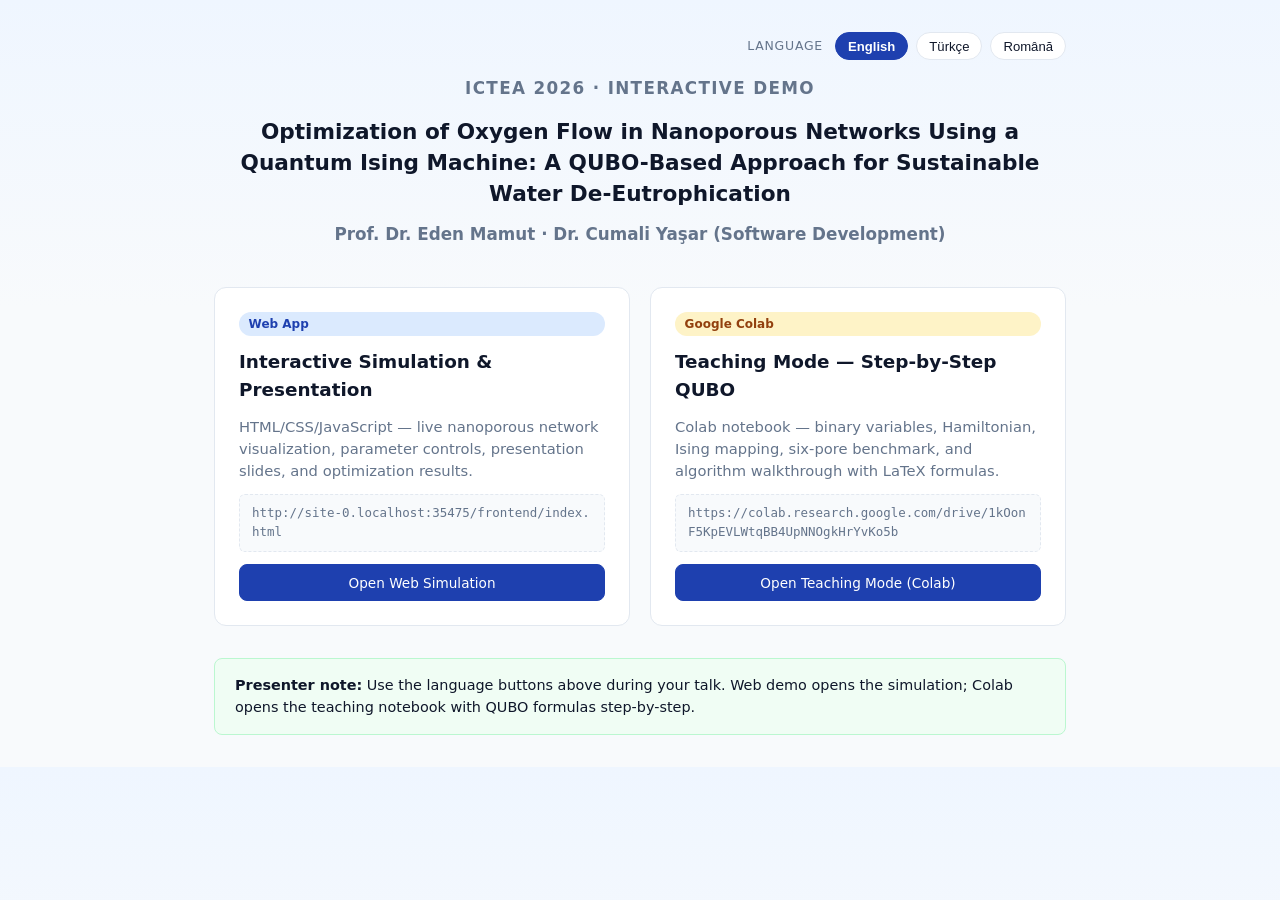
<file: index.html>
<!DOCTYPE html>
<html lang="en">
<head>
  <meta charset="UTF-8">
  <meta name="viewport" content="width=device-width, initial-scale=1.0">
  <title>Optimization of Oxygen Flow in Nanoporous Networks — ICTEA 2026 Demo</title>
  <link rel="stylesheet" href="frontend/css/style.css">
  <style>
    .hub-page { max-width: 900px; margin: 0 auto; padding: 2rem 1.5rem; }
    .hub-topbar {
      display: flex;
      justify-content: flex-end;
      align-items: center;
      gap: 0.5rem;
      margin-bottom: 1rem;
      flex-wrap: wrap;
    }
    .hub-topbar .lang-label {
      font-size: 0.78rem;
      color: var(--text-muted);
      text-transform: uppercase;
      letter-spacing: 0.06em;
      margin-right: 0.25rem;
    }
    .lang-btn {
      border: 1px solid var(--border);
      background: var(--panel-bg);
      color: var(--text);
      padding: 0.35rem 0.75rem;
      border-radius: 999px;
      font-size: 0.82rem;
      cursor: pointer;
      transition: background 0.15s, border-color 0.15s, color 0.15s;
    }
    .lang-btn:hover { background: #f1f5f9; }
    .lang-btn.active {
      background: var(--primary);
      border-color: var(--primary);
      color: #fff;
      font-weight: 600;
    }
    .hub-hero { text-align: center; margin-bottom: 2.5rem; }
    .hub-hero h1 { font-size: 1.35rem; line-height: 1.45; margin-bottom: 0.75rem; max-width: 820px; margin-left: auto; margin-right: auto; }
    .hub-hero p.subtitle:empty { display: none; }
    .hub-hero p { color: var(--text-muted); font-size: 1.05rem; }
    .hub-authors {
      margin-top: 0.75rem;
      font-size: 0.95rem;
      color: var(--primary);
      font-weight: 600;
    }
    .link-cards { display: grid; gap: 1.25rem; grid-template-columns: 1fr; }
    @media (min-width: 700px) { .link-cards { grid-template-columns: 1fr 1fr; } }
    .link-card {
      background: var(--panel-bg);
      border: 1px solid var(--border);
      border-radius: 12px;
      padding: 1.5rem;
      display: flex;
      flex-direction: column;
      gap: 0.75rem;
    }
    .link-card h2 { font-size: 1.15rem; margin: 0; }
    .link-card .badge {
      display: inline-block;
      font-size: 0.75rem;
      padding: 0.2rem 0.6rem;
      border-radius: 999px;
      font-weight: 600;
    }
    .badge-web { background: #dbeafe; color: #1e40af; }
    .badge-colab { background: #fef3c7; color: #92400e; }
    .link-card p { margin: 0; color: var(--text-muted); font-size: 0.92rem; }
    .link-card a.btn-primary {
      display: inline-block;
      text-align: center;
      text-decoration: none;
      margin-top: auto;
    }
    .link-url {
      font-family: monospace;
      font-size: 0.78rem;
      background: var(--bg);
      padding: 0.6rem 0.75rem;
      border-radius: 6px;
      word-break: break-all;
      color: var(--text-muted);
      border: 1px dashed var(--border);
    }
    .hub-note {
      margin-top: 2rem;
      padding: 1rem 1.25rem;
      background: #f0fdf4;
      border: 1px solid #bbf7d0;
      border-radius: 8px;
      font-size: 0.9rem;
    }
    .hub-note code { font-size: 0.85rem; }
    .hub-local-note {
      background: #eff6ff;
      border-color: #bfdbfe;
    }
  </style>
</head>
<body class="hub-body">
  <div class="hub-page">
    <div class="hub-topbar">
      <span class="lang-label" data-i18n="langLabel">Language</span>
      <button type="button" class="lang-btn active" data-lang="en" aria-pressed="true">English</button>
      <button type="button" class="lang-btn" data-lang="tr" aria-pressed="false">Türkçe</button>
      <button type="button" class="lang-btn" data-lang="ro" aria-pressed="false">Română</button>
    </div>

    <header class="hub-hero">
      <p class="eyebrow" data-i18n="eyebrow">ICTEA 2026 · Interactive Demo</p>
      <h1 data-i18n="title">Optimization of Oxygen Flow in Nanoporous Networks Using a Quantum Ising Machine: A QUBO-Based Approach for Sustainable Water De-Eutrophication</h1>
      <p class="subtitle" data-i18n="subtitle"></p>
      <p class="hub-authors" data-i18n="authorsLine">Prof. Dr. Eden Mamut · Dr. Cumali Yaşar (Software Development)</p>
    </header>

    <div class="link-cards">
      <article class="link-card">
        <span class="badge badge-web" data-i18n="badgeWeb">Web App</span>
        <h2 data-i18n="webTitle">Interactive Simulation &amp; Presentation</h2>
        <p data-i18n="webDesc">HTML/CSS/JavaScript — live nanoporous network visualization, parameter controls, presentation slides, and optimization results.</p>
        <div class="link-url" id="web-url-display">…</div>
        <a class="btn btn-primary" id="web-link" href="frontend/index.html" data-i18n="webBtn">Open Web Simulation</a>
      </article>

      <article class="link-card">
        <span class="badge badge-colab" data-i18n="badgeColab">Google Colab</span>
        <h2 data-i18n="colabTitle">Teaching Mode — Step-by-Step QUBO</h2>
        <p data-i18n="colabDesc">Colab notebook — binary variables, Hamiltonian, Ising mapping, six-pore benchmark, and algorithm walkthrough with LaTeX formulas.</p>
        <div class="link-url" id="colab-url-display">…</div>
        <a class="btn btn-primary" id="colab-link" href="#" target="_blank" rel="noopener" data-i18n="colabBtn">Open Teaching Mode (Colab)</a>
      </article>
    </div>

    <div class="hub-note hub-local-note" id="hub-local-banner" hidden>
      <strong id="hub-local-banner-title">Local file mode</strong> —
      <span id="hub-local-banner-body">Opened from disk (file://).</span>
      <a href="https://cyasar.github.io/ictea2026/" target="_blank" rel="noopener">cyasar.github.io/ictea2026</a>
    </div>

    <div class="hub-note">
      <strong data-i18n="presenterNote">Presenter note:</strong>
      <span data-i18n="noteBody">Use the language buttons above during your talk. Web demo opens the simulation; Colab opens the teaching notebook with QUBO formulas step-by-step.</span>
    </div>
  </div>

  <script src="config/i18n-hub.js?v=20260530-27"></script>
  <script src="config/authors.js?v=20260530-27"></script>
  <script src="config/links.js?v=20260530-27"></script>
  <script src="js/hub-i18n.js?v=20260530-27"></script>
</body>
</html>
</file>
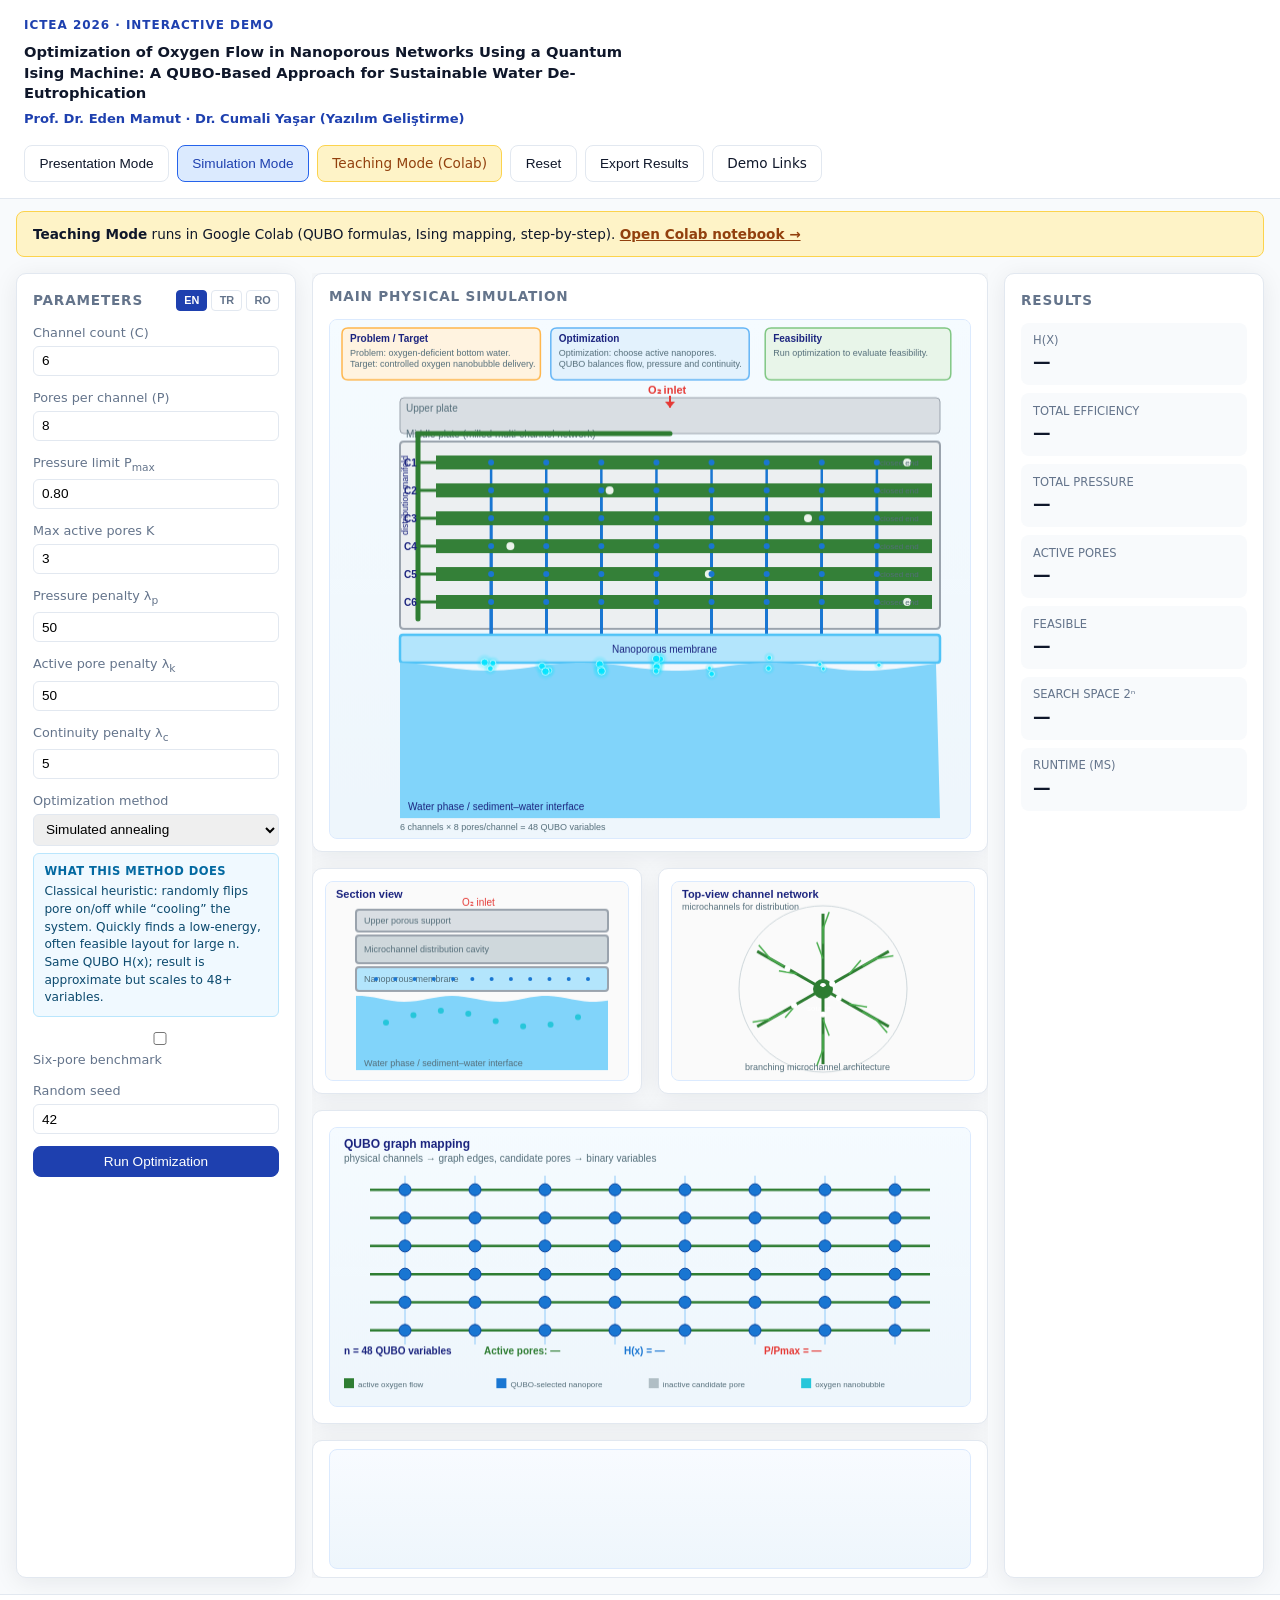
<file: frontend/index.html>
<!DOCTYPE html>
<html lang="en">
<head>
  <meta charset="UTF-8">
  <meta name="viewport" content="width=device-width, initial-scale=1.0">
  <title>Optimization of Oxygen Flow in Nanoporous Networks — QUBO Simulation</title>
  <link rel="stylesheet" href="css/style.css">
</head>
<body>
  <header class="app-header">
    <div>
      <p class="eyebrow">ICTEA 2026 · Interactive Demo</p>
      <h1 class="paper-title">Optimization of Oxygen Flow in Nanoporous Networks Using a Quantum Ising Machine: A QUBO-Based Approach for Sustainable Water De-Eutrophication</h1>
      <p class="authors-line">Prof. Dr. Eden Mamut · Dr. Cumali Yaşar (Yazılım Geliştirme)</p>
    </div>
    <div class="header-actions">
      <button type="button" class="btn" id="btn-presentation">Presentation Mode</button>
      <button type="button" class="btn active" id="btn-simulation">Simulation Mode</button>
      <a class="btn btn-colab" id="btn-teaching" href="#" target="_blank" rel="noopener">Teaching Mode (Colab)</a>
      <button type="button" class="btn" id="btn-reset">Reset</button>
      <button type="button" class="btn" id="btn-export">Export Results</button>
      <a class="btn" href="../index.html">Demo Links</a>
    </div>
  </header>

  <div class="teaching-banner" id="teaching-banner">
    <strong>Teaching Mode</strong> runs in Google Colab (QUBO formulas, Ising mapping, step-by-step).
    <a id="teaching-link-inline" href="#" target="_blank" rel="noopener">Open Colab notebook →</a>
  </div>

  <main class="layout" id="simulation-layout">
    <aside class="panel controls-panel">
      <div class="panel-head-row">
        <h2>Parameters</h2>
        <div class="sim-lang-bar" aria-label="Language">
          <button type="button" class="sim-lang-btn active" data-lang="en">EN</button>
          <button type="button" class="sim-lang-btn" data-lang="tr">TR</button>
          <button type="button" class="sim-lang-btn" data-lang="ro">RO</button>
        </div>
      </div>
      <div class="control-group">
        <label for="channels">Channel count (C)</label>
        <input type="number" id="channels" min="1" max="12" value="6">
      </div>
      <div class="control-group">
        <label for="pores">Pores per channel (P)</label>
        <input type="number" id="pores" min="1" max="16" value="8">
      </div>
      <div class="control-group">
        <label for="pmax">Pressure limit P<sub>max</sub></label>
        <input type="number" id="pmax" step="0.01" value="0.80">
      </div>
      <div class="control-group">
        <label for="k-active">Max active pores K</label>
        <input type="number" id="k-active" min="1" value="3">
      </div>
      <div class="control-group">
        <label for="lambda-p">Pressure penalty λ<sub>p</sub></label>
        <input type="number" id="lambda-p" step="0.5" value="50">
      </div>
      <div class="control-group">
        <label for="lambda-k">Active pore penalty λ<sub>k</sub></label>
        <input type="number" id="lambda-k" step="0.5" value="50">
      </div>
      <div class="control-group">
        <label for="lambda-c">Continuity penalty λ<sub>c</sub></label>
        <input type="number" id="lambda-c" step="0.5" value="5">
      </div>
      <div class="control-group">
        <label for="method" id="label-method">Optimization method</label>
        <select id="method">
          <option value="exhaustive">Exhaustive search</option>
          <option value="simulated_annealing" selected>Simulated annealing</option>
          <option value="ising_mean_field">Ising mean field</option>
        </select>
        <div class="method-help" id="method-help" role="note">
          <strong id="method-help-title">What this method does</strong>
          <p id="method-help-text"></p>
        </div>
      </div>
      <div class="control-group">
        <label><input type="checkbox" id="use-benchmark"> Six-pore benchmark</label>
      </div>
      <div class="control-group">
        <label for="seed">Random seed</label>
        <input type="number" id="seed" value="42">
      </div>
      <button type="button" class="btn btn-primary" id="btn-run" style="width:100%">Run Optimization</button>
    </aside>

    <section class="center-stack">
      <div class="panel panel-main-viz">
        <h2>Main Physical Simulation</h2>
        <div class="viz-box viz-main"><canvas id="main-canvas"></canvas></div>
      </div>
      <div class="panel-row">
        <div class="panel panel-half">
          <div class="viz-box viz-aux"><canvas id="section-canvas"></canvas></div>
        </div>
        <div class="panel panel-half">
          <div class="viz-box viz-aux"><canvas id="topview-canvas"></canvas></div>
        </div>
      </div>
      <div class="panel">
        <div class="viz-box viz-qubo"><canvas id="qubo-canvas"></canvas></div>
      </div>
      <div class="panel panel-energy">
        <div class="viz-box viz-energy"><canvas id="energy-canvas"></canvas></div>
      </div>
    </section>

    <aside class="panel results-panel">
      <h2>Results</h2>
      <div class="metric-grid">
        <div class="metric"><div class="label">H(x)</div><div class="value" id="res-h">—</div></div>
        <div class="metric"><div class="label">Total efficiency</div><div class="value" id="res-eff">—</div></div>
        <div class="metric"><div class="label">Total pressure</div><div class="value" id="res-pres">—</div></div>
        <div class="metric"><div class="label">Active pores</div><div class="value" id="res-active">—</div></div>
        <div class="metric" id="feasible-metric"><div class="label">Feasible</div><div class="value" id="res-feasible">—</div></div>
        <div class="metric"><div class="label">Search space 2ⁿ</div><div class="value" id="res-space">—</div></div>
        <div class="metric"><div class="label">Runtime (ms)</div><div class="value" id="res-runtime">—</div></div>
      </div>
    </aside>
  </main>

  <footer class="status-bar" id="status-bar">
    Ready — Prof. Dr. Eden Mamut · Dr. Cumali Yaşar (Yazılım Geliştirme)
  </footer>

  <div class="presentation-overlay" id="presentation">
    <div class="pres-toolbar">
      <button type="button" class="pres-sim-btn" id="pres-sim-btn">Live Simulation</button>
      <span class="pres-toolbar-sep"></span>
      <span class="pres-lang-label">Language</span>
      <button type="button" class="pres-lang-btn active" data-lang="en" aria-pressed="true">English</button>
      <button type="button" class="pres-lang-btn" data-lang="tr" aria-pressed="false">Türkçe</button>
      <button type="button" class="pres-lang-btn" data-lang="ro" aria-pressed="false">Română</button>
      <button type="button" class="pres-notes-btn" id="pres-notes-btn">Speaker Notes</button>
      <button type="button" class="pres-close" id="pres-close">Exit</button>
    </div>
    <p class="pres-authors">Prof. Dr. Eden Mamut · Dr. Cumali Yaşar (Software Development)</p>

    <div class="pres-main-area">
      <div class="pres-slides-wrap">
        <div id="pres-slides-container"></div>
        <div class="pres-thumb-strip" id="pres-thumb-strip"></div>
      </div>
      <aside class="pres-sim-panel" id="pres-sim-panel">
        <div class="pres-sim-header">
          <span class="pres-sim-title">Live Simulation</span>
          <button type="button" class="pres-run-btn" id="pres-run-btn">Run Optimization</button>
        </div>
        <div class="pres-sim-canvas-wrap">
          <canvas id="pres-live-main"></canvas>
        </div>
        <div class="pres-sim-canvas-wrap pres-sim-qubo-wrap">
          <canvas id="pres-live-qubo"></canvas>
        </div>
        <div class="pres-sim-metrics" id="pres-sim-metrics"></div>
        <p class="pres-sim-hint">Shortcut: <kbd>S</kbd> toggle · <kbd>N</kbd> notes · arrows navigate</p>
      </aside>
    </div>

    <aside class="pres-notes-panel" id="pres-notes-panel" aria-hidden="true">
      <div class="pres-notes-chrome">
        <div class="pres-notes-header">
          <span id="pres-notes-title">Presenter View</span>
          <span id="pres-notes-slide-label">Slide 1 / 24</span>
        </div>
        <p class="pres-notes-lang-hint" id="pres-notes-lang-hint"></p>
        <div class="pres-notes-body" id="pres-notes-body"></div>
      </div>
    </aside>
    <div class="pres-progress" aria-hidden="true"><div class="pres-progress-bar" id="pres-progress-bar"></div></div>
    <nav class="pres-nav">
      <button type="button" id="pres-prev">← Previous</button>
      <span class="pres-counter" id="pres-counter">1 / 24</span>
      <button type="button" id="pres-next">Next →</button>
    </nav>
  </div>

  <script src="../config/i18n-simulation.js?v=20260530-28"></script>
  <script src="../config/i18n-presentation.js?v=20260530-28"></script>
  <script src="../config/authors.js?v=20260530-28"></script>
  <script src="../config/links.js?v=20260530-28"></script>
  <script src="js/simulation.js?v=20260530-28"></script>
  <script src="js/visualization.js?v=20260530-28"></script>
  <script src="js/pres-visuals.js?v=20260530-28"></script>
  <script src="js/presentation.js?v=20260530-28"></script>
  <script src="js/app.js?v=20260530-28"></script>
</body>
</html>
</file>
<file: frontend/css/style.css>
:root {
  --bg: #f8fafc;
  --panel-bg: #ffffff;
  --border: #e2e8f0;
  --text: #0f172a;
  --text-muted: #64748b;
  --primary: #1e40af;
  --primary-hover: #1d4ed8;
  --active-flow: #16a34a;
  --qubo-selected: #2563eb;
  --passive: #94a3b8;
  --bubble: #06b6d4;
  --warning: #ea580c;
  --danger: #dc2626;
  --shadow: 0 4px 24px rgba(15, 23, 42, 0.08);
  --radius: 10px;
  --font: "Segoe UI", system-ui, -apple-system, sans-serif;
}

*, *::before, *::after { box-sizing: border-box; }

body {
  margin: 0;
  font-family: var(--font);
  background: var(--bg);
  color: var(--text);
  line-height: 1.5;
  overflow-x: hidden;
}

body.hub-body { background: linear-gradient(180deg, #eff6ff 0%, var(--bg) 40%); }

.eyebrow {
  text-transform: uppercase;
  letter-spacing: 0.08em;
  font-size: 0.75rem;
  color: var(--primary);
  font-weight: 700;
  margin: 0 0 0.5rem;
}

.app-header {
  background: var(--panel-bg);
  border-bottom: 1px solid var(--border);
  padding: 1rem 1.5rem;
  display: flex;
  flex-wrap: wrap;
  align-items: center;
  justify-content: space-between;
  gap: 1rem;
}

.app-header h1,
.app-header .paper-title {
  font-size: 0.92rem;
  margin: 0;
  max-width: 640px;
  line-height: 1.4;
}

.authors-line {
  margin: 0.35rem 0 0;
  font-size: 0.82rem;
  color: var(--primary);
  font-weight: 600;
}

.header-actions { display: flex; flex-wrap: wrap; gap: 0.5rem; }

.btn {
  border: 1px solid var(--border);
  background: var(--panel-bg);
  color: var(--text);
  padding: 0.45rem 0.9rem;
  border-radius: 8px;
  font-size: 0.85rem;
  cursor: pointer;
  transition: background 0.15s, border-color 0.15s;
  text-decoration: none;
}

.btn:hover { background: #f1f5f9; }

.btn-primary {
  background: var(--primary);
  color: #fff;
  border-color: var(--primary);
}

.btn-primary:hover { background: var(--primary-hover); }

.btn.active {
  background: #dbeafe;
  border-color: var(--qubo-selected);
  color: var(--primary);
}

.btn-colab {
  background: #fef3c7;
  border-color: #fcd34d;
  color: #92400e;
}

.layout {
  display: grid;
  grid-template-columns: 280px 1fr 260px;
  gap: 1rem;
  padding: 1rem;
  min-height: calc(100vh - 72px);
  overflow-x: hidden;
  max-width: 100vw;
}

@media (max-width: 1100px) {
  .layout { grid-template-columns: 1fr; }
}

.center-stack {
  display: flex;
  flex-direction: column;
  gap: 1rem;
  min-width: 0;
  overflow: hidden;
}

.panel {
  background: var(--panel-bg);
  border: 1px solid var(--border);
  border-radius: var(--radius);
  padding: 1rem;
  box-shadow: var(--shadow);
}

.panel h2 {
  font-size: 0.85rem;
  text-transform: uppercase;
  letter-spacing: 0.06em;
  color: var(--text-muted);
  margin: 0 0 0.75rem;
}

.control-group { margin-bottom: 0.75rem; }

.control-group label {
  display: block;
  font-size: 0.8rem;
  color: var(--text-muted);
  margin-bottom: 0.25rem;
}

.control-group input,
.control-group select {
  width: 100%;
  padding: 0.4rem 0.5rem;
  border: 1px solid var(--border);
  border-radius: 6px;
  font-size: 0.85rem;
}

.panel-head-row {
  display: flex;
  align-items: center;
  justify-content: space-between;
  gap: 0.5rem;
  margin-bottom: 0.75rem;
}

.panel-head-row h2 { margin: 0; }

.sim-lang-bar {
  display: flex;
  gap: 0.25rem;
}

.sim-lang-btn {
  border: 1px solid var(--border);
  background: var(--panel-bg);
  color: var(--text-muted);
  padding: 0.2rem 0.45rem;
  border-radius: 4px;
  font-size: 0.68rem;
  font-weight: 700;
  cursor: pointer;
}

.sim-lang-btn.active {
  background: var(--primary);
  border-color: var(--primary);
  color: #fff;
}

.method-help {
  margin-top: 0.45rem;
  padding: 0.55rem 0.65rem;
  font-size: 0.76rem;
  line-height: 1.45;
  background: #f0f9ff;
  border: 1px solid #bae6fd;
  border-radius: 6px;
  color: #0c4a6e;
}

.method-help strong {
  display: block;
  font-size: 0.72rem;
  text-transform: uppercase;
  letter-spacing: 0.04em;
  margin-bottom: 0.25rem;
  color: #0369a1;
}

.method-help p { margin: 0; }

.panel-row {
  display: grid;
  grid-template-columns: 1fr 1fr;
  gap: 1rem;
}

@media (max-width: 900px) {
  .panel-row { grid-template-columns: 1fr; }
}

.panel-half { padding: 0.75rem; }
.panel-main-viz { padding: 0.75rem 1rem; }
.panel-energy { padding: 0.5rem 1rem; }

.viz-box {
  position: relative;
  overflow: hidden;
  width: 100%;
  max-width: 100%;
  background: linear-gradient(180deg, #f8fbff 0%, #eef6fc 100%);
  border-radius: 8px;
  border: 1px solid #dbeafe;
}

.viz-main { height: 520px; max-height: 520px; }
.viz-aux { height: 200px; max-height: 200px; }
.viz-qubo { height: 280px; max-height: 280px; }
.viz-energy { height: 120px; max-height: 120px; }

.viz-box canvas {
  display: block;
  width: 100% !important;
  max-width: 100%;
  height: 100% !important;
}

.legend {
  display: flex;
  flex-wrap: wrap;
  gap: 0.75rem;
  font-size: 0.78rem;
  margin-top: 0.5rem;
}

.legend span { display: flex; align-items: center; gap: 0.35rem; }

.dot {
  width: 10px;
  height: 10px;
  border-radius: 50%;
  display: inline-block;
}

.metric-grid { display: grid; gap: 0.5rem; }

.metric {
  background: var(--bg);
  border-radius: 8px;
  padding: 0.6rem 0.75rem;
}

.metric .label { font-size: 0.72rem; color: var(--text-muted); text-transform: uppercase; }
.metric .value { font-size: 1.1rem; font-weight: 700; font-variant-numeric: tabular-nums; }

.metric.feasible-yes .value { color: var(--active-flow); }
.metric.feasible-no .value { color: var(--danger); }

.status-bar {
  font-size: 0.8rem;
  color: var(--text-muted);
  padding: 0.5rem 1rem;
  border-top: 1px solid var(--border);
  background: var(--panel-bg);
}

.presentation-overlay {
  position: fixed;
  inset: 0;
  background: #0f172a;
  color: #f8fafc;
  z-index: 1000;
  display: none;
  flex-direction: column;
}

.presentation-overlay.active { display: flex; }

.presentation-overlay:fullscreen,
.presentation-overlay.pres-fullscreen {
  width: 100vw;
  height: 100vh;
  background: #0a0f1a;
}

.pres-toolbar {
  display: flex;
  flex-wrap: wrap;
  align-items: center;
  justify-content: flex-end;
  gap: 0.4rem;
  padding: 0.65rem 1rem;
  border-bottom: 1px solid #334155;
  background: rgba(15, 23, 42, 0.95);
  z-index: 5;
}

.pres-sim-btn {
  background: linear-gradient(135deg, #16a34a, #059669);
  border: none;
  color: #fff;
  padding: 0.45rem 1rem;
  border-radius: 999px;
  font-size: 0.82rem;
  font-weight: 700;
  cursor: pointer;
  margin-right: auto;
  box-shadow: 0 2px 12px rgba(22, 163, 74, 0.4);
}

.pres-sim-btn:hover { filter: brightness(1.08); }

.pres-toolbar-sep {
  width: 1px;
  height: 20px;
  background: #475569;
  margin: 0 0.25rem;
}

.pres-main-area {
  flex: 1;
  display: flex;
  min-height: 0;
  overflow: hidden;
}

.pres-slides-wrap {
  flex: 1;
  display: flex;
  flex-direction: column;
  min-width: 0;
  transition: flex 0.35s ease;
}

.pres-split-sim .pres-slides-wrap {
  flex: 0 0 42%;
  border-right: 1px solid #334155;
}

.pres-sim-panel {
  flex: 0 0 0;
  width: 0;
  overflow: hidden;
  background: #0c1222;
  display: flex;
  flex-direction: column;
  transition: flex 0.35s ease, width 0.35s ease;
}

.pres-split-sim .pres-sim-panel {
  flex: 0 0 58%;
  width: 58%;
  padding: 0.5rem 0.75rem;
}

.pres-sim-header {
  display: flex;
  align-items: center;
  justify-content: space-between;
  margin-bottom: 0.4rem;
}

.pres-sim-title {
  font-size: 0.85rem;
  font-weight: 700;
  color: #4ade80;
  text-transform: uppercase;
  letter-spacing: 0.06em;
}

.pres-run-btn {
  background: #2563eb;
  color: #fff;
  border: none;
  padding: 0.35rem 0.75rem;
  border-radius: 6px;
  font-size: 0.78rem;
  cursor: pointer;
  font-weight: 600;
}

.pres-sim-canvas-wrap {
  flex: 1;
  min-height: 180px;
  position: relative;
  border: 1px solid #334155;
  border-radius: 8px;
  overflow: hidden;
  background: #eef6fc;
  margin-bottom: 0.4rem;
}

.pres-sim-qubo-wrap { flex: 0 0 200px; min-height: 200px; }

.pres-sim-canvas-wrap canvas {
  position: absolute;
  inset: 0;
  width: 100% !important;
  height: 100% !important;
  display: block;
}

.pres-sim-metrics {
  display: flex;
  flex-wrap: wrap;
  gap: 0.5rem 0.85rem;
  font-size: 0.82rem;
  color: #cbd5e1;
  padding: 0.5rem 0.35rem;
  background: rgba(30, 41, 59, 0.75);
  border-radius: 6px;
  min-height: 2.2rem;
  align-items: center;
}

.pres-sim-metrics span { white-space: nowrap; }

.pres-sim-metrics b { color: #93c5fd; }

.pres-sim-hint {
  font-size: 0.7rem;
  color: #64748b;
  margin: 0.25rem 0 0;
}

.pres-sim-hint kbd {
  background: #334155;
  padding: 0.1rem 0.35rem;
  border-radius: 4px;
  font-size: 0.68rem;
}

.pres-thumb-strip {
  display: flex;
  gap: 0.25rem;
  padding: 0.4rem 0.75rem;
  overflow-x: auto;
  border-top: 1px solid #334155;
  background: rgba(15, 23, 42, 0.8);
}

.pres-thumb {
  min-width: 28px;
  height: 28px;
  border: 1px solid #475569;
  background: transparent;
  color: #94a3b8;
  border-radius: 6px;
  font-size: 0.72rem;
  cursor: pointer;
  flex-shrink: 0;
}

.pres-thumb.active {
  background: #2563eb;
  border-color: #2563eb;
  color: #fff;
  font-weight: 700;
}

#pres-slides-container {
  flex: 1;
  position: relative;
  overflow: hidden;
}

.pres-slide {
  position: absolute;
  inset: 0;
  padding: 0.5rem 1rem 0.25rem;
  overflow: hidden;
  opacity: 0;
  transform: translateX(28px) scale(0.985);
  transition: opacity 0.5s cubic-bezier(0.4, 0, 0.2, 1),
              transform 0.5s cubic-bezier(0.4, 0, 0.2, 1);
  pointer-events: none;
  z-index: 0;
}

.pres-slide.active {
  opacity: 1;
  transform: translateX(0) scale(1);
  pointer-events: auto;
  z-index: 2;
}

.pres-slide.exit-left {
  opacity: 0;
  transform: translateX(-32px) scale(0.985);
  z-index: 1;
}

.pres-slide.exit-right {
  opacity: 0;
  transform: translateX(32px) scale(0.985);
  z-index: 1;
}

.pres-slide.enter-from-right {
  transform: translateX(40px) scale(0.98);
}

.pres-slide.enter-from-left {
  transform: translateX(-40px) scale(0.98);
}

.pres-slide-inner {
  display: grid;
  grid-template-columns: minmax(200px, 0.38fr) minmax(280px, 0.62fr);
  gap: 1.25rem;
  height: 100%;
  align-items: stretch;
}

.pres-slide-inner.pres-slide-title {
  grid-template-columns: 1fr;
  grid-template-rows: auto 1fr;
  text-align: center;
}

.pres-slide-title .pres-text-col { max-width: 900px; margin: 0 auto; }
.pres-slide-title .pres-visual-col { min-height: 200px; max-height: 38vh; }

.pres-text-col {
  text-align: left;
  overflow-y: auto;
  max-height: 100%;
  padding-right: 0.5rem;
}

.pres-slide-title .pres-text-col { text-align: center; }

.pres-visual-col {
  position: relative;
  min-height: 300px;
  height: 100%;
  max-height: 62vh;
  border-radius: 12px;
  overflow: hidden;
  border: 1px solid #475569;
  box-shadow: 0 12px 40px rgba(0, 0, 0, 0.45), inset 0 1px 0 rgba(255,255,255,0.06);
  background: #0c1222;
}

.pres-visual-canvas {
  position: absolute;
  inset: 0;
  width: 100% !important;
  height: 100% !important;
  display: block;
}

.pres-visual-hud {
  position: absolute;
  bottom: 8px;
  left: 8px;
  right: 8px;
  display: flex;
  flex-wrap: wrap;
  gap: 0.35rem;
  z-index: 2;
  pointer-events: none;
}

.pres-visual-hud span {
  background: rgba(15, 23, 42, 0.92);
  border: 1px solid #475569;
  color: #e2e8f0;
  font-size: 0.72rem;
  font-family: Consolas, monospace;
  padding: 0.2rem 0.5rem;
  border-radius: 4px;
}

.pres-metric-hint { color: #fde68a !important; font-style: italic; }

@media (max-width: 900px) {
  .pres-slide-inner { grid-template-columns: 1fr; }
  .pres-visual-col { max-height: 28vh; min-height: 160px; }
  .pres-split-sim .pres-slides-wrap { display: none; }
  .pres-split-sim .pres-sim-panel { flex: 1; width: 100%; }
}

.pres-lang-label {
  font-size: 0.72rem;
  color: #94a3b8;
  text-transform: uppercase;
  letter-spacing: 0.06em;
  margin-right: 0.25rem;
}

.pres-lang-btn,
.pres-notes-btn {
  border: 1px solid #475569;
  background: transparent;
  color: #cbd5e1;
  padding: 0.35rem 0.7rem;
  border-radius: 999px;
  font-size: 0.78rem;
  cursor: pointer;
}

.pres-lang-btn.active {
  background: #1e40af;
  border-color: #1e40af;
  color: #fff;
  font-weight: 600;
}

.pres-notes-btn {
  background: #334155;
  margin-left: 0.25rem;
}

.pres-bullets {
  text-align: left;
  max-width: 100%;
  margin: 0.5rem 0 0;
  padding-left: 1.1rem;
  color: #94a3b8;
  font-size: clamp(0.88rem, 1.8vw, 1.05rem);
  line-height: 1.45;
  list-style: none;
}

.pres-bullets li {
  margin-bottom: 0.35rem;
  position: relative;
  padding-left: 0.5rem;
}

.pres-bullets li::before {
  content: "▸";
  position: absolute;
  left: -0.85rem;
  color: #3b82f6;
  font-size: 0.75rem;
}

.pres-subtitle {
  font-size: clamp(1rem, 2.5vw, 1.35rem) !important;
  color: #93c5fd !important;
  max-width: 780px;
}

.pres-notes-panel {
  position: fixed;
  bottom: 0;
  left: 0;
  right: 0;
  z-index: 1100;
  max-height: 0;
  overflow: hidden;
  background: transparent;
  transition: max-height 0.45s cubic-bezier(0.4, 0, 0.2, 1);
  pointer-events: none;
}

.pres-notes-panel.open {
  max-height: 42vh;
  pointer-events: auto;
}

.pres-notes-chrome {
  margin: 0 1rem 1rem;
  background: linear-gradient(180deg, #1e293b 0%, #0f172a 100%);
  border: 1px solid #475569;
  border-radius: 12px 12px 0 0;
  box-shadow: 0 -8px 32px rgba(0, 0, 0, 0.5);
  overflow: hidden;
}

.pres-notes-header {
  display: flex;
  align-items: center;
  justify-content: space-between;
  padding: 0.55rem 1rem;
  background: rgba(37, 99, 235, 0.25);
  border-bottom: 1px solid #334155;
  font-size: 0.78rem;
  font-weight: 700;
  color: #93c5fd;
  text-transform: uppercase;
  letter-spacing: 0.05em;
}

.pres-notes-header span:last-child {
  color: #64748b;
  font-weight: 500;
  text-transform: none;
}

.pres-notes-lang-hint {
  margin: 0;
  padding: 0.35rem 1.25rem 0;
  font-size: 0.72rem;
  color: #64748b;
  font-style: italic;
}

.pres-notes-body {
  padding: 1rem 1.25rem 1.25rem;
  font-size: 0.95rem;
  color: #cbd5e1;
  line-height: 1.6;
  max-height: 32vh;
  overflow-y: auto;
}

.pres-notes-panel::before { content: none; }

.pres-progress {
  height: 4px;
  background: #334155;
  width: 100%;
}

.pres-progress-bar {
  height: 100%;
  width: 0;
  background: linear-gradient(90deg, #2563eb, #16a34a);
  transition: width 0.25s ease;
}

.pres-authors {
  position: absolute;
  top: 3.2rem;
  left: 1rem;
  margin: 0;
  font-size: 0.78rem;
  color: #64748b;
  font-weight: 600;
  max-width: 380px;
  line-height: 1.35;
  z-index: 2;
}

.pres-close {
  position: static;
  background: transparent;
  border: 1px solid #475569;
  color: #cbd5e1;
  padding: 0.35rem 0.75rem;
  border-radius: 6px;
  cursor: pointer;
  margin-left: 0.5rem;
}

.pres-text-col h2 {
  font-size: clamp(1.1rem, 2.5vw, 1.75rem);
  margin: 0 0 0.5rem;
  line-height: 1.3;
  color: #f1f5f9;
}

.pres-slide h2 { font-size: clamp(1.1rem, 2.5vw, 1.75rem); margin: 0 0 0.5rem; max-width: 100%; }
.pres-slide h2.pres-paper-title {
  font-size: clamp(1.1rem, 3vw, 1.85rem);
  line-height: 1.35;
  max-width: 900px;
}
.pres-slide p { font-size: clamp(1rem, 2.5vw, 1.35rem); color: #cbd5e1; max-width: 700px; margin: 0; }

.pres-slide-authors {
  margin-top: 1.5rem !important;
  font-size: clamp(0.95rem, 2vw, 1.15rem) !important;
  color: #93c5fd !important;
  font-weight: 600;
}

.pres-footer-authors { margin-top: 1.5rem !important; }

.pres-appendix-label {
  display: inline-block;
  font-size: 0.72rem !important;
  font-weight: 700;
  letter-spacing: 0.04em;
  text-transform: uppercase;
  color: #fcd34d !important;
  background: rgba(251, 191, 36, 0.12);
  border: 1px solid rgba(251, 191, 36, 0.35);
  padding: 0.25rem 0.65rem;
  border-radius: 999px;
  margin-bottom: 0.65rem !important;
}

.pres-math-block {
  margin: 0.65rem 0 0.85rem;
  padding: 0.75rem 0.9rem;
  background: rgba(15, 23, 42, 0.85);
  border: 1px solid #334155;
  border-left: 3px solid #38bdf8;
  border-radius: 8px;
  max-width: 100%;
}

.pres-math-line {
  font-family: "Cambria Math", "Times New Roman", Georgia, serif !important;
  font-size: clamp(0.82rem, 1.6vw, 1.02rem) !important;
  color: #e2e8f0 !important;
  line-height: 1.55 !important;
  margin: 0.2rem 0 !important;
  white-space: pre-wrap;
}

.pres-nav {
  display: flex;
  justify-content: space-between;
  align-items: center;
  padding: 1rem 2rem;
  border-top: 1px solid #334155;
}

.pres-nav button {
  background: #1e40af;
  color: #fff;
  border: none;
  padding: 0.6rem 1.2rem;
  border-radius: 8px;
  cursor: pointer;
  font-size: 0.9rem;
}

.pres-counter { color: #94a3b8; font-size: 0.9rem; }

.teaching-banner {
  background: #fef3c7;
  border: 1px solid #fcd34d;
  border-radius: 8px;
  padding: 0.75rem 1rem;
  font-size: 0.85rem;
  margin: 0.75rem 1rem 0;
}

.teaching-banner a { color: #92400e; font-weight: 600; }

.link-card {
  background: var(--panel-bg);
  border: 1px solid var(--border);
  border-radius: 12px;
  padding: 1.5rem;
}

.btn-primary {
  display: inline-block;
  text-align: center;
}
</file>
